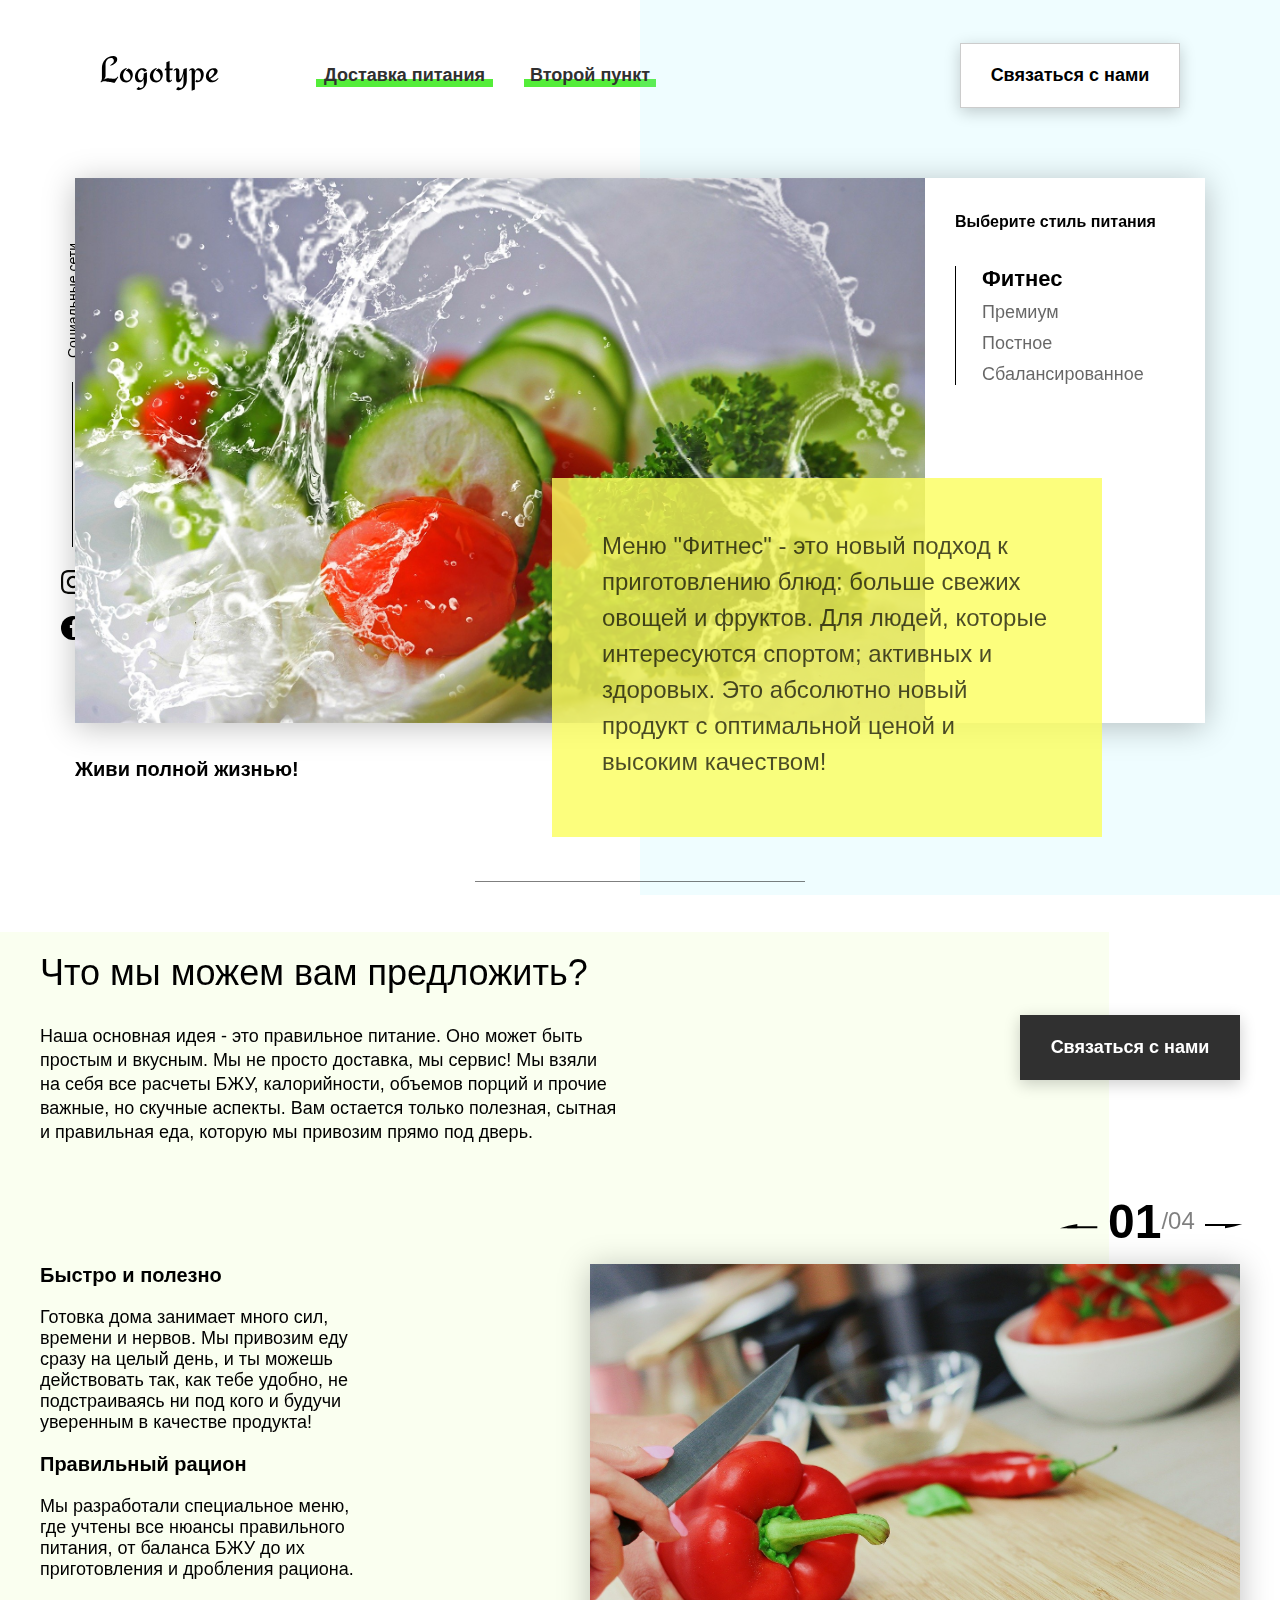
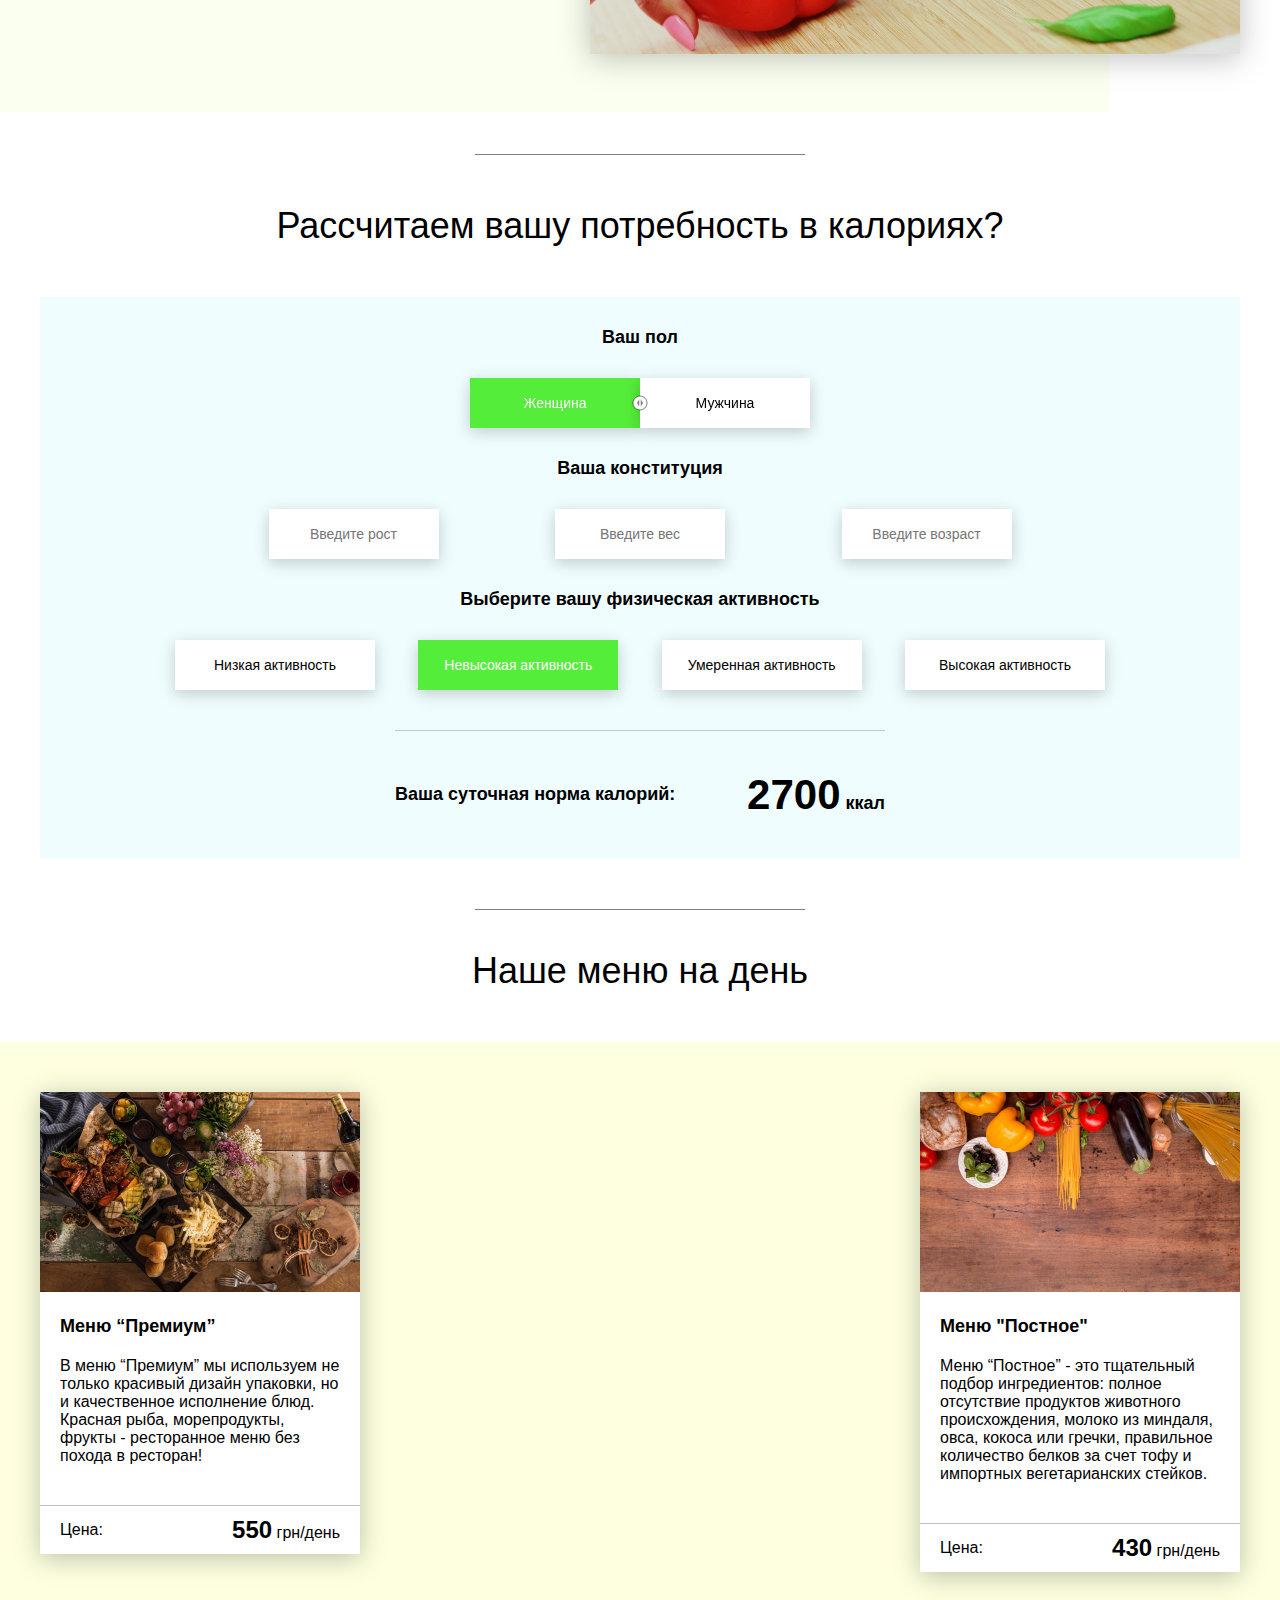
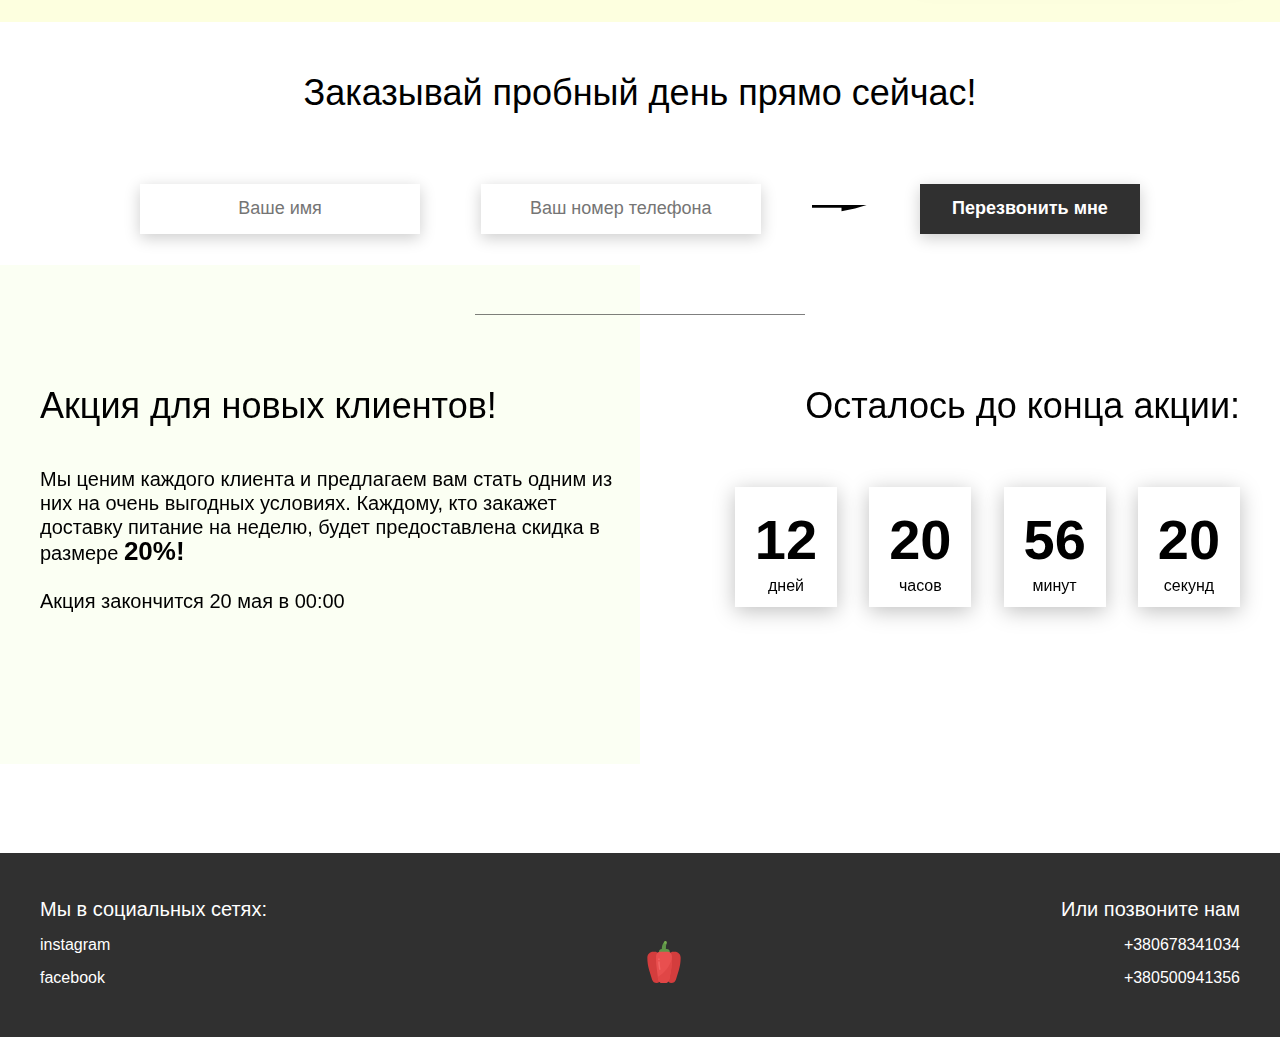
<file: dz5(2)/index.html>
<!DOCTYPE html>
<html lang="en">
<head>
	<meta charset="UTF-8">
	<meta name="viewport" content="width=device-width, initial-scale=1.0">
	<title>Food</title>
	<link rel="stylesheet" href="css/style.css">
</head>
<body>
<header class="header">
	<div class="header__left-block">
		<div class="header__logo">
			<img src="icons/logo.svg" alt="Логотип">
		</div>
		<nav class="header__links">
			<a href="#" class="header__link">Доставка питания</a>
			<a href="#" class="header__link">Второй пункт</a>
		</nav>
	</div>
	<div class="header__right-block">
		<button data-modal class="btn btn_white">Связаться с нами</button>
	</div>
</header>
<div class="sidepanel">
	<div class="sidepanel__text"><span>Социальные сети</span></div>
	<div class="sidepanel__divider"></div>
	<a href="#" class="sidepanel__icon">
		<img src="icons/instagram.svg" alt="instagram">
	</a>
	<a href="#" class="sidepanel__icon">
		<img src="icons/facebook.svg" alt="facebook">
	</a>
</div>

<div class="preview">
	<div class="bgc_blue"></div>
	<div class="container">
		<div class="tabcontainer">
			<div class="tabcontent">
				<img src="img/tabs/vegy.jpg" alt="vegy">
				<div class="tabcontent__descr">
					Меню "Фитнес" - это новый подход к приготовлению блюд: больше свежих овощей и фруктов. Для людей,
					которые интересуются спортом; активных и здоровых. Это абсолютно новый продукт с оптимальной ценой и
					высоким качеством!
				</div>
			</div>
			<div class="tabcontent">
				<img src="img/tabs/elite.jpg" alt="elite">
				<div class="tabcontent__descr">
					Меню “Премиум” - мы используем не только красивый дизайн упаковки, но и качественное исполнение
					блюд. Красная рыба, морепродукты, фрукты - ресторанное меню без похода в ресторан!
				</div>
			</div>
			<div class="tabcontent">
				<img src="img/tabs/post.jpg" alt="post">
				<div class="tabcontent__descr">
					Наше специальное “Постное меню” - это тщательный подбор ингредиентов: полное отсутствие продуктов
					животного происхождения. Полная гармония с собой и природой в каждом элементе! Все будет Ом!
				</div>
			</div>
			<div class="tabcontent">
				<img src="img/tabs/hamburger.jpg" alt="vegy">
				<div class="tabcontent__descr">
					Меню "Сбалансированное" - это соответствие вашего рациона всем научным рекомендациям. Мы тщательно
					просчитываем вашу потребность в к/б/ж/у и создаем лучшие блюда для вас.
				</div>
			</div>
			<div class="tabheader">
				<h3>Выберите стиль питания</h3>
				<div class="tabheader__items">
					<div class="tabheader__item tabheader__item_active">Фитнес</div>
					<div class="tabheader__item">Премиум</div>
					<div class="tabheader__item">Постное</div>
					<div class="tabheader__item">Сбалансированное</div>
				</div>
			</div>
		</div>
		<div class="preview__life">Живи полной жизнью!</div>
	</div>
</div>

<div class="divider"></div>

<div class="offer">
	<div class="bgc_y"></div>
	<div class="container">
		<div class="offer__text">
			<h2 class="title">Что мы можем вам предложить?</h2>
			<div class="offer__descr">
				Наша основная идея - это правильное питание. Оно может быть простым и вкусным. Мы не просто доставка, мы
				сервис! Мы взяли на себя все расчеты БЖУ, калорийности, объемов порций и прочие важные, но скучные
				аспекты. Вам остается только полезная, сытная и правильная еда, которую мы привозим прямо под дверь.
			</div>
		</div>
		<div class="offer__action">
			<button data-modal class="btn btn_dark">Связаться с нами</button>
		</div>
	</div>
	<div class="container">
		<div class="offer__advantages">
			<h2>Быстро и полезно</h2>
			<div class="offer__advantages-text">
				Готовка дома занимает много сил, времени и нервов. Мы привозим еду сразу на целый день, и ты можешь
				действовать так, как тебе удобно, не подстраиваясь ни под кого и будучи уверенным в качестве продукта!
			</div>
			<h2>Правильный рацион</h2>
			<div class="offer__advantages-text">
				Мы разработали специальное меню, где учтены все нюансы правильного питания, от баланса БЖУ до их
				приготовления и дробления рациона.
			</div>
		</div>
		<div class="offer__slider">
			<div class="offer__slider-counter">
				<div class="offer__slider-prev">
					<img src="icons/left.svg" alt="prev">
				</div>
				<span id="current">03</span>
				/
				<span id="total">04</span>
				<div class="offer__slider-next">
					<img src="icons/right.svg" alt="next">
				</div>
			</div>
			<div class="offer__slider-wrapper">
				<div class="offer__slide">
					<img src="img/slider/pepper.jpg" alt="pepper">
				</div>
				<!-- <div class="offer__slide">
					<img src="img/slider/food-12.jpg" alt="food">
				</div>
				<div class="offer__slide">
					<img src="img/slider/olive-oil.jpg" alt="oil">
				</div>
				<div class="offer__slide">
					<img src="img/slider/paprika.jpg" alt="paprika">
				</div> -->
			</div>
		</div>
	</div>
</div>

<div class="divider"></div>

<div class="calculating">
	<div class="container">
		<h2 class="title">Рассчитаем вашу потребность в калориях?
		</h2>
		<div class="calculating__field">
			<div class="calculating__subtitle">
				Ваш пол
			</div>
			<div class="calculating__choose" id="gender">
				<div class="calculating__choose-item calculating__choose-item_active">Женщина</div>
				<div class="calculating__choose-item">Мужчина</div>
			</div>

			<div class="calculating__subtitle">
				Ваша конституция
			</div>
			<div class="calculating__choose calculating__choose_medium">
				<input type="text" id="height" placeholder="Введите рост" class="calculating__choose-item">
				<input type="text" id="weight" placeholder="Введите вес" class="calculating__choose-item">
				<input type="text" id="age" placeholder="Введите возраст" class="calculating__choose-item">
			</div>

			<div class="calculating__subtitle">
				Выберите вашу физическая активность
			</div>
			<div class="calculating__choose calculating__choose_big">
				<div id="low" class="calculating__choose-item">Низкая активность</div>
				<div id="small" class="calculating__choose-item calculating__choose-item_active">Невысокая активность
				</div>
				<div id="medium" class="calculating__choose-item">Умеренная активность</div>
				<div id="high" class="calculating__choose-item">Высокая активность</div>
			</div>

			<div class="calculating__divider"></div>

			<div class="calculating__total">
				<div class="calculating__subtitle">
					Ваша суточная норма калорий:
				</div>
				<div class="calculating__result">
					<span>2700</span> ккал
				</div>
			</div>
		</div>
	</div>
</div>

<div class="divider"></div>

<div class="menu">
	<h2 class="title">Наше меню на день</h2>

	<div class="menu__field">
		<div id="cardWrapper" class="container">
			<div class="menu__item">
				<img src="img/tabs/elite.jpg" alt="elite">
				<h3 class="menu__item-subtitle">Меню “Премиум”</h3>
				<div class="menu__item-descr">В меню “Премиум” мы используем не только красивый дизайн упаковки, но и
					качественное исполнение блюд. Красная рыба, морепродукты, фрукты - ресторанное меню без похода в
					ресторан!
				</div>
				<div class="menu__item-divider"></div>
				<div class="menu__item-price">
					<div class="menu__item-cost">Цена:</div>
					<div class="menu__item-total"><span>550</span> грн/день</div>
				</div>
			</div>
			<div class="menu__item">
				<img src="img/tabs/post.jpg" alt="post">
				<h3 class="menu__item-subtitle">Меню "Постное"</h3>
				<div class="menu__item-descr">Меню “Постное” - это тщательный подбор ингредиентов: полное отсутствие
					продуктов животного происхождения, молоко из миндаля, овса, кокоса или гречки, правильное количество
					белков за счет тофу и импортных вегетарианских стейков.
				</div>
				<div class="menu__item-divider"></div>
				<div class="menu__item-price">
					<div class="menu__item-cost">Цена:</div>
					<div class="menu__item-total"><span>430</span> грн/день</div>
				</div>
			</div>
		</div>
	</div>
</div>

<div class="order">
	<div class="container">
		<div class="title">Заказывай пробный день прямо сейчас!</div>
		<form action="#" class="order__form">
			<input required placeholder="Ваше имя" name="name" type="text" class="order__input">
			<input required placeholder="Ваш номер телефона" name="phone" type="phone" class="order__input">
			<img src="icons/right.svg" alt="right">
			<button class="btn btn_dark btn_min">Перезвонить мне</button>
		</form>
	</div>
</div>

<div class="divider"></div>

<div class="promotion">
	<div class="bgc_y"></div>
	<div class="container">
		<div class="promotion__text">
			<div class="title">Акция для новых клиентов!</div>
			<div class="promotion__descr">
				Мы ценим каждого клиента и предлагаем вам стать одним из них на очень выгодных условиях.
				Каждому, кто закажет доставку питание на неделю, будет предоставлена скидка в размере <span>20%!</span>
				<br><br>
				Акция закончится 20 мая в 00:00
			</div>
		</div>
		<div class="promotion__timer">
			<div class="title">Осталось до конца акции:</div>
			<div class="timer">
				<div class="timer__block">
					<span id="days">12</span>
					дней
				</div>
				<div class="timer__block">
					<span id="hours">20</span>
					часов
				</div>
				<div class="timer__block">
					<span id="minutes">56</span>
					минут
				</div>
				<div class="timer__block">
					<span id="seconds">20</span>
					секунд
				</div>
			</div>
		</div>
	</div>
</div>

<footer class="footer">
	<div class="container">
		<div class="social">
			<div class="subtitle">Мы в социальных сетях:</div>
			<a href="#" class="link">instagram</a>
			<a href="#" class="link">facebook</a>
		</div>
		<div class="pepper">
			<img src="icons/veg.svg" alt="pepper">
		</div>
		<div class="call">
			<div class="subtitle">Или позвоните нам</div>
			<a href="#" class="link">+380678341034</a>
			<a href="#" class="link">+380500941356</a>
		</div>
	</div>
</footer>

<div class="modal">
	<div class="modal__dialog">
		<div class="modal__content">
			<form action="#">
				<div class="modal__close">&times;</div>
				<div class="modal__title">Мы свяжемся с вами как можно быстрее!</div>
				<input required placeholder="Ваше имя" name="name" type="text" class="modal__input">
				<input required placeholder="Ваш номер телефона" name="phone" type="phone" class="modal__input">
				<button class="btn btn_dark btn_min">Перезвонить мне</button>
			</form>
		</div>
	</div>
</div>
<script src="js/app.js"></script>
</body>
</html>
</file>
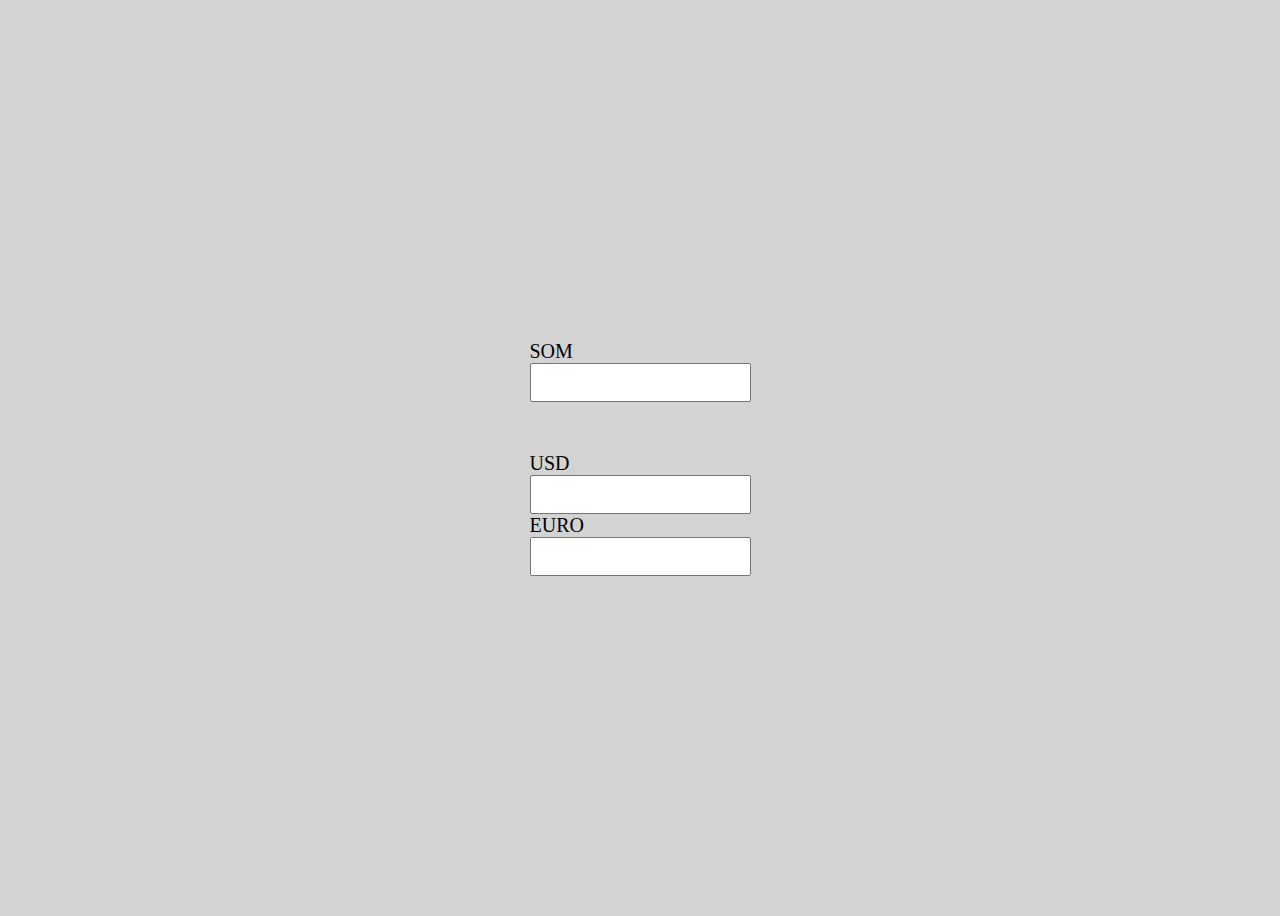
<file: dz5/index.html>
<!DOCTYPE html>
<html lang="en">
<head>
    <meta charset="UTF-8">
    <meta http-equiv="X-UA-Compatible" content="IE=edge">
    <meta name="viewport" content="width=device-width, initial-scale=1.0">
    <title>Document</title>
    <link rel="stylesheet" href="index.css">
</head>
<body>
    <div class="wrapper">
        <div class="som">
            <label for="som">SOM</label>
            <input type="number" id="som">
        </div>
        <div class="usd">
            <label for="usd">USD</label>
            <input type="number" id="usd">
        </div>
        <div class="eur">
            <label for="eur">EURO</label>
            <input type="number" id="eur">
        </div>
    </div>
</body>
<script src="app.js"></script>
</html>
</file>
<file: dz5(2)/css/style.css>
* {
    box-sizing: border-box;
    margin: 0;
    padding: 0;
    font-family: Roboto, sans-serif;
}

a {
    text-decoration: none;
}

.btn {
    width: 220px;
    height: 65px;
    display: flex;
    justify-content: center;
    align-items: center;
    background-color: #fff;
    font-size: 18px;
    font-weight: 700;
    border: 1px solid rgba(0, 0, 0, 0.2);
    box-shadow: 0 4px 15px rgba(0, 0, 0, 0.2);
    cursor: pointer;
    transition: 0.3s all;
    outline: 0;
}

.btn_white {
    background-color: #fff;
}

.btn_dark {
    background-color: #303030;
    color: #fff;
    border: none;
}

.btn_min {
    height: 50px;
}

.btn:hover {
    box-shadow: 0 4px 30px rgba(0, 0, 0, 0.3);
}

.container {
    max-width: 1200px;
    margin: 0 auto;
}

.divider {
    width: 330px;
    height: 1px;
    margin: 0 auto;
    background-color: rgba(0, 0, 0, 0.5);
}

.title {
    font-size: 36px;
    font-weight: 400;
}

.header {
    display: flex;
    justify-content: space-between;
    align-items: center;
    height: 150px;
    padding: 0 100px;
}

.header__left-block {
    display: flex;
    justify-content: space-between;
    min-width: 550px;
}

.header__logo {
    max-width: 170px;
}

.header__logo img {
    width: 100%;
}

.header__links {
    display: flex;
    align-items: center;
}

.header__link {
    position: relative;
    margin-right: 45px;
    font-weight: 700;
    font-size: 18px;
    color: #303030;
}

.header__link:after {
    content: "";
    position: absolute;
    display: block;
    width: 110%;
    left: -5%;
    bottom: -1px;
    z-index: -1;
    height: 8px;
    background: #54ed39;
}

.header__link:last-child {
    margin-right: 0;
}

.sidepanel {
    position: fixed;
    left: 60px;
    top: 240px;
    height: 400px;
    width: 25px;
    display: flex;
    flex-direction: column;
    justify-content: space-between;
    align-items: center;
}

.sidepanel__text {
    width: 120px;
    height: 120px;
    font-size: 14px;
}

.sidepanel__text span {
    display: flex;
    transform: rotate(-90deg) translateX(-50px);
}

.sidepanel__divider {
    width: 1px;
    height: 165px;
    background-color: #000;
}

.sidepanel__icon {
    width: 24px;
    height: 24px;
}

.sidepanel__icon img {
    width: 100%;
}

.preview {
    padding: 28px 0 100px 0;
    position: relative;
}

.preview__life {
    font-weight: 700;
    font-size: 20px;
    margin-left: 35px;
    margin-top: 35px;
}

.bgc_blue {
    position: absolute;
    right: 0;
    top: -155px;
    width: 50vw;
    height: 900px;
    background: rgba(146, 242, 255, 0.15);
    z-index: -1;
}

.tabcontainer {
    display: flex;
    width: 1130px;
    margin: 0 auto;
    box-shadow: 0 4px 30px rgba(0, 0, 0, 0.25);
}

.tabcontent {
    width: 850px;
    position: relative;
}

.tabcontent img {
    width: 100%;
    height: 100%;
    object-fit: cover;
}

.tabcontent__descr {
    position: absolute;
    top: 300px;
    right: -177px;
    width: 550px;
    height: 359px;
    background: rgba(251, 254, 93, 0.8);
    padding: 50px;
    font-size: 24px;
    font-weight: 300;
    line-height: 36px;
    color: rgba(0, 0, 0, 0.7);
}

.tabheader {
    width: 280px;
    padding: 35px 30px;
    background-color: #fff;
}

.tabheader h3 {
    font-weight: 700;
    font-size: 16px;
}

.tabheader__items {
    margin-top: 35px;
    padding-left: 26px;
    border-left: 1px solid #000;
}

.tabheader__item {
    font-weight: 700;
    font-size: 18px;
    font-weight: 300;
    margin-top: 10px;
    color: rgba(0, 0, 0, 0.6);
    cursor: pointer;
    transition: 0.3s all;
}

.tabheader__item_active {
    color: #000;
    font-size: 22px;
    font-weight: 700;
}

.offer {
    padding: 70px 0 100px 0;
    position: relative;
}

.offer .container {
    display: flex;
    justify-content: space-between;
}

.offer .bgc_y {
    position: absolute;
    width: 1109px;
    height: 780px;
    background: rgba(243, 255, 222, 0.45);
    z-index: -1;
    top: 50px;
}

.offer__text {
    width: 580px;
}

.offer__descr {
    font-size: 18px;
    margin-top: 30px;
    font-weight: 300;
    line-height: 24px;
}

.offer__action {
    display: flex;
    align-items: center;
    justify-content: flex-end;
}

.offer__advantages {
    width: 330px;
    margin-top: 50px;
}

.offer__advantages h2 {
    font-weight: 700;
    font-size: 20px;
    margin-top: 20px;
}

.offer__advantages h2:first-child {
    margin-top: 70px;
}

.offer__advantages-text {
    margin-top: 20px;
    font-size: 18px;
    font-weight: 300;
    line-height: 21px;
}

.offer__slider {
    width: 650px;
    margin-top: 50px;
    display: flex;
    flex-direction: column;
    align-items: flex-end;
}

.offer__slider-counter {
    display: flex;
    width: 180px;
    align-items: center;
    font-size: 24px;
    color: rgba(0, 0, 0, 0.5);
}

.offer__slider-wrapper {
    width: 100%;
    margin-top: 15px;
    box-shadow: 0 4px 30px rgba(0, 0, 0, 0.25);
}

.offer__slider-prev {
    margin-right: 10px;
    cursor: pointer;
}

.offer__slider-next {
    margin-left: 10px;
    cursor: pointer;
}

.offer__slider #current {
    font-size: 48px;
    font-weight: 700;
    color: #000;
}

.offer__slide {
    width: 100%;
    height: 390px;
}

.offer__slide img {
    width: 100%;
    height: 100%;
    object-fit: cover;
}

.calculating {
    padding: 50px 0;
}

.calculating .title {
    text-align: center;
}

.calculating__field {
    width: 100%;
    margin-top: 50px;
    background: rgba(146, 242, 255, 0.15);
    padding: 30px 0 40px 0;
}

.calculating__subtitle {
    text-align: center;
    font-size: 18px;
    font-weight: 700;
    margin-top: 30px;
}

.calculating__subtitle:first-child {
    margin-top: 0;
}

.calculating #gender:after {
    content: "";
    position: absolute;
    top: 50%;
    transform: translateY(-50%);
    display: block;
    width: 16px;
    height: 16px;
    background: url(../icons/switch.svg) center center/cover no-repeat;
}

.calculating__choose {
    position: relative;
    display: flex;
    margin-top: 30px;
    justify-content: center;
}

.calculating__choose-item {
    display: flex;
    align-items: center;
    justify-content: center;
    width: 170px;
    height: 50px;
    padding: 0 10px;
    background: #fff;
    box-shadow: 0 4px 15px rgba(0, 0, 0, 0.2);
    border: none;
    text-align: center;
    font-size: 14px;
    cursor: pointer;
    outline: 0;
    transition: 0.3s all;
}

.calculating__choose-item_active {
    color: #fff;
    background-color: #54ed39;
}

.calculating__choose_medium {
    width: 743px;
    justify-content: space-between;
    margin: 30px auto 0 auto;
}

.calculating__choose_big {
    width: 930px;
    justify-content: space-between;
    margin: 30px auto 0 auto;
}

.calculating__choose_big .calculating__choose-item {
    width: 200px;
}

.calculating__divider {
    width: 490px;
    height: 1px;
    margin: 40px auto;
    background-color: rgba(0, 0, 0, 0.2);
}

.calculating__total {
    width: 490px;
    margin: 0 auto;
    display: flex;
    justify-content: space-between;
    align-items: center;
}

.calculating__result {
    font-size: 18px;
    font-weight: 700;
}

.calculating__result span {
    font-size: 42px;
}

.menu {
    padding: 40px 0 50px 0;
}

.menu .container {
    display: flex;
    justify-content: space-between;
    align-items: flex-start;
}

.menu .title {
    text-align: center;
}

.menu__field {
    margin-top: 50px;
    padding: 50px 0;
    width: 100%;
    background: rgba(249, 254, 126, 0.25);
}

.menu__item {
    width: 320px;
    min-height: 450px;
    background: #fff;
    box-shadow: 0 4px 25px rgba(0, 0, 0, 0.25);
    font-size: 16px;
    font-weight: 300;
}

.menu__item img {
    width: 100%;
    height: 200px;
    object-fit: cover;
}

.menu__item-subtitle {
    font-weight: 700;
    font-size: 18px;
    padding: 0 20px;
    margin-top: 20px;
}

.menu__item-descr {
    margin-top: 20px;
    padding: 0 20px;
}

.menu__item-divider {
    width: 100%;
    height: 1px;
    background-color: rgba(0, 0, 0, 0.25);
    margin-top: 40px;
}

.menu__item-price {
    display: flex;
    justify-content: space-between;
    align-items: center;
    padding: 10px 20px;
}

.menu__item-price span {
    font-size: 24px;
    font-weight: 700;
}

.order {
    padding-bottom: 80px;
}

.order .title {
    text-align: center;
}

.order__form {
    margin-top: 70px;
    padding: 0 100px;
    display: flex;
    justify-content: space-between;
    align-items: center;
}

.order__form img {
    transform: scale(1.5);
}

.order__input {
    width: 280px;
    height: 50px;
    background: #fff;
    box-shadow: 0 4px 15px rgba(0, 0, 0, 0.2);
    border: none;
    font-size: 18px;
    text-align: center;
    padding: 0 20px;
    outline: 0;
}

.promotion {
    padding: 70px 0 240px 0;
    position: relative;
}

.promotion .container {
    display: flex;
}

.promotion .bgc_y {
    position: absolute;
    width: 50%;
    height: 499px;
    background: rgba(243, 255, 222, 0.35);
    z-index: -1;
    top: -50px;
    left: 0;
}

.promotion__text {
    width: 50%;
}

.promotion__descr {
    margin-top: 40px;
    font-size: 20px;
    line-height: 24px;
    font-weight: 300;
}

.promotion__descr span {
    font-weight: 700;
    font-size: 26px;
}

.promotion__timer {
    width: 50%;
}

.promotion__timer .title {
    text-align: right;
}

.promotion__timer .timer {
    margin-top: 60px;
    padding-left: 95px;
    display: flex;
    justify-content: space-between;
    align-items: center;
}

.promotion__timer .timer__block {
    width: 102px;
    height: 120px;
    background: #fff;
    box-shadow: 0 4px 20px rgba(0, 0, 0, 0.25);
    font-size: 16px;
    font-weight: 300;
    text-align: center;
}

.promotion__timer .timer__block span {
    display: block;
    margin-top: 20px;
    margin-bottom: 5px;
    font-size: 56px;
    font-weight: 700;
}

.footer {
    min-height: 180px;
    background-color: #303030;
    padding: 45px 0 50px 0;
    color: #fff;
}

.footer .container {
    height: 100%;
    display: flex;
    justify-content: space-between;
    align-items: flex-end;
}

.footer .subtitle {
    font-size: 20px;
}

.footer .link {
    display: block;
    margin-top: 15px;
    font-size: 16px;
    color: #fff;
}

.footer .call {
    text-align: right;
}

.modal {
    position: fixed;
    top: 0;
    left: 0;
    z-index: 1050;
    display: none;
    width: 100%;
    height: 100%;
    overflow: hidden;
    background-color: rgba(0, 0, 0, 0.5);
}

.modal__dialog {
    max-width: 500px;
    margin: 40px auto;
}

.modal__content {
    position: relative;
    width: 100%;
    padding: 40px;
    background-color: #fff;
    border: 1px solid rgba(0, 0, 0, 0.2);
    border-radius: 4px;
    max-height: 80vh;
    overflow-y: auto;
}

.modal__close {
    position: absolute;
    top: 8px;
    right: 14px;
    font-size: 30px;
    color: #000;
    opacity: 0.5;
    font-weight: 700;
    border: none;
    background-color: transparent;
    cursor: pointer;
}

.modal__title {
    text-align: center;
    font-size: 22px;
    text-transform: uppercase;
}

.modal__input {
    display: block;
    margin: 20px auto 20px auto;
    width: 280px;
    height: 50px;
    background: #fff;
    box-shadow: 0 4px 15px rgba(0, 0, 0, 0.2);
    border: none;
    font-size: 18px;
    text-align: center;
    padding: 0 20px;
    outline: 0;
}

.modal .btn {
    display: block;
    width: 280px;
    margin: 0 auto;
}
.hide {
    display: none;
}
.show {
    display: block;
}
.fade {
    animation: fade 1.7s linear;
}

@keyframes fade {
    0% {
        opacity: .1;
    }
    100% {
        opacity: 1;
    }
}
</file>
<file: dz5/index.css>
body {
    display: flex;
    align-items: center;
    justify-content: center;
    height: 100vh;
    background-color: lightgrey;
}
.wrapper > div{
    display: flex;
    flex-direction: column;
}
.usd{
    margin-top: 50px;
}

input{
    padding: 10px 20px;
}

label{
    font-size: 20px;
}
</file>
